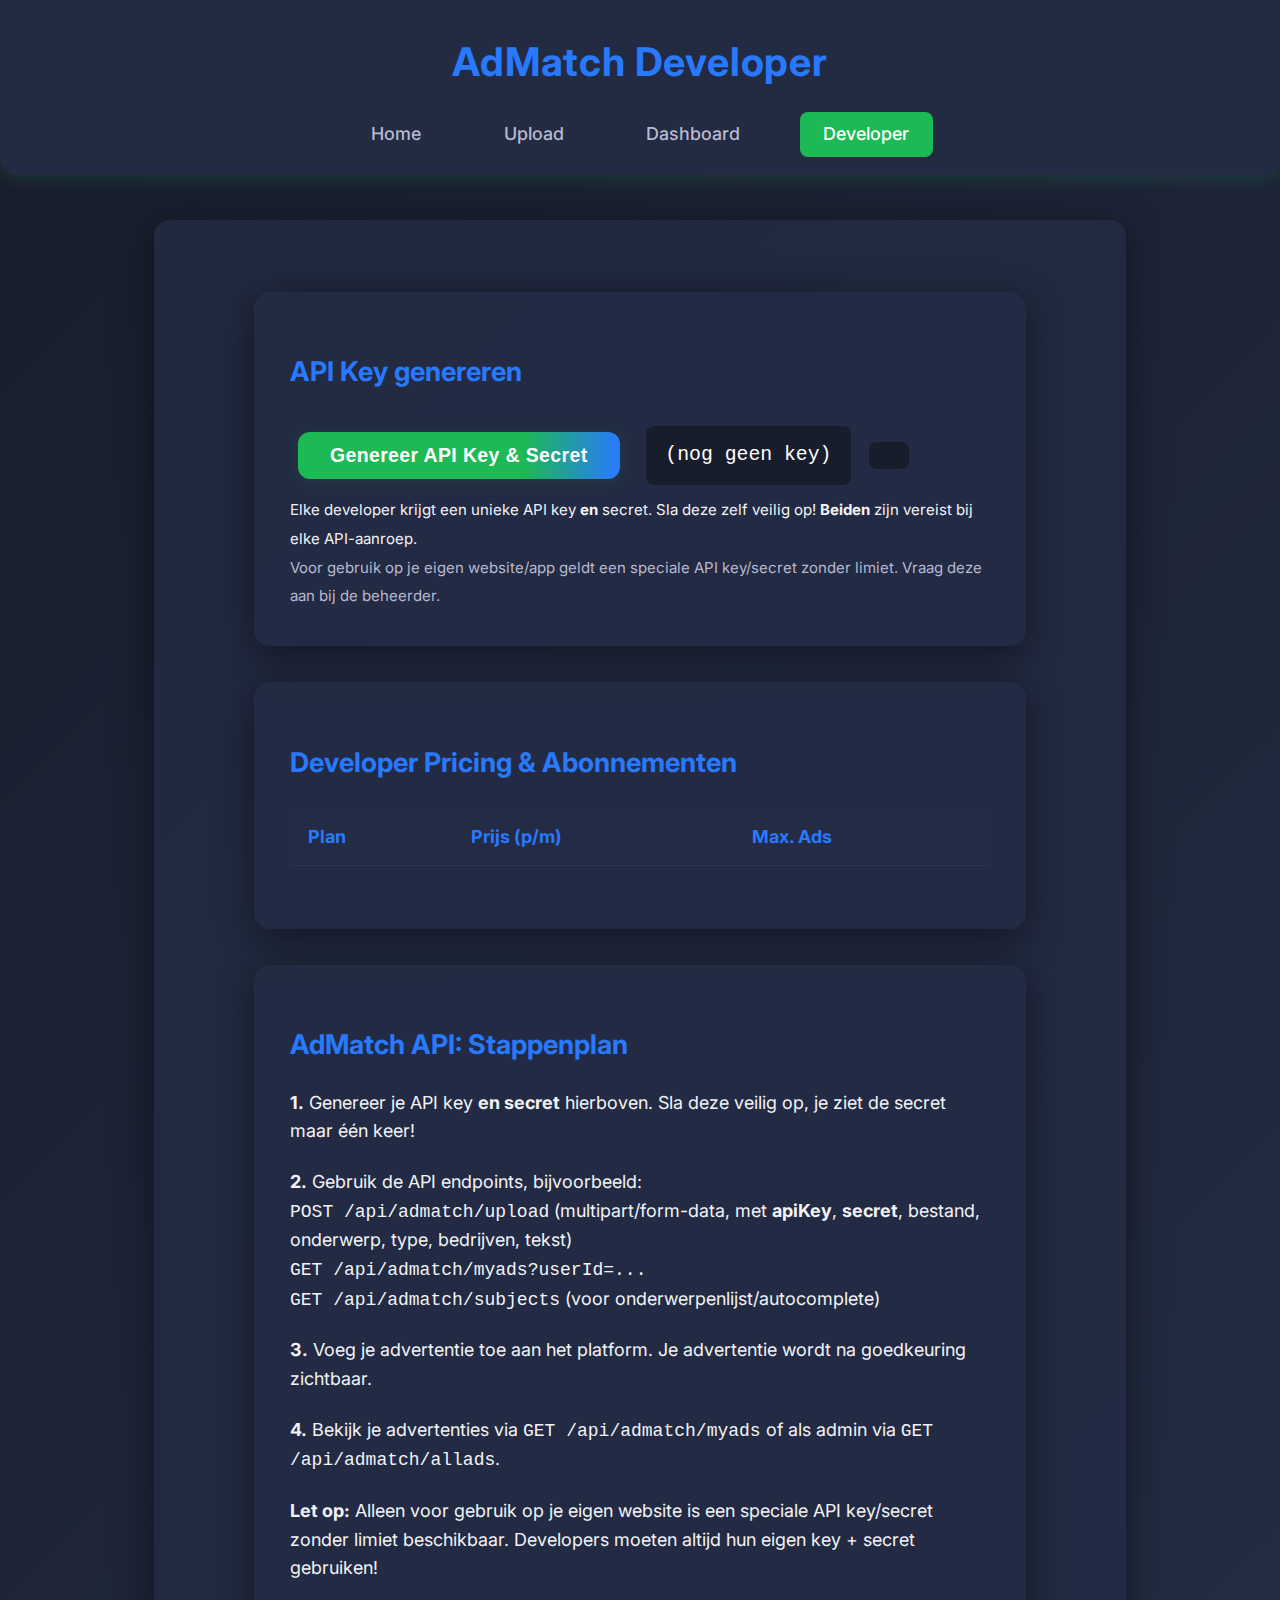
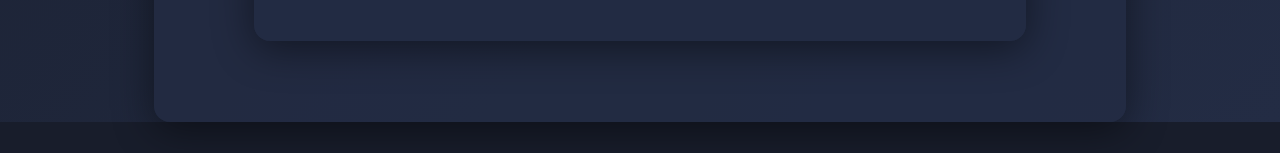
<file: admatch-developer.html>
<!DOCTYPE html>
<html lang="nl">
<head>
  <meta charset="UTF-8">
  <title>AdMatch Developer API</title>
  <meta name="viewport" content="width=device-width, initial-scale=1.0">
  <link rel="stylesheet" href="style.css">
  <style>
    .dev-section {background: #232c44cc; border-radius: 16px; margin: 2em auto; max-width: 700px; padding: 2em; box-shadow: 0 8px 40px #0007;}
    .dev-section h2 {color: #2979ff;}
    .dev-key-box {display: flex; align-items: center; gap: 1em;}
    .dev-key {font-family: monospace; background: #181d2b; color: #fff; padding: 0.7em 1em; border-radius: 8px; font-size: 1.1em; word-break: break-all;}
    .dev-pricing-table {width: 100%; border-collapse: collapse; margin: 1.5em 0;}
    .dev-pricing-table th, .dev-pricing-table td {padding: 0.7em 1em; border-bottom: 1px solid #2a3550; text-align: left;}
    .dev-pricing-table th {background: #232c44; color: #2979ff;}
    .dev-pricing-table td {background: #232c44bb; color: #f3f3f7;}
    .dev-step {margin-bottom: 1.2em;}
  </style>
</head>
<body>
  <header>
    <h1>AdMatch Developer</h1>
    <nav>
      <a href="index.html">Home</a>
      <a href="upload.html">Upload</a>
      <a href="dashboard.html">Dashboard</a>
      <a href="admatch-developer.html" class="active">Developer</a>
    </nav>
  </header>
  <main>
    <section class="dev-section">
      <h2>API Key genereren</h2>
      <div class="dev-key-box">
        <button class="button" id="genKeyBtn">Genereer API Key & Secret</button>
        <span class="dev-key" id="apiKeyBox">(nog geen key)</span>
        <span class="dev-key" id="apiSecretBox"></span>
      </div>
      <small>Elke developer krijgt een unieke API key <b>en</b> secret. Sla deze zelf veilig op! <b>Beiden</b> zijn vereist bij elke API-aanroep.</small>
      <br><small style="color:#b8b8d1;">Voor gebruik op je eigen website/app geldt een speciale API key/secret zonder limiet. Vraag deze aan bij de beheerder.</small>
    </section>
    <section class="dev-section">
      <h2>Developer Pricing & Abonnementen</h2>
      <table class="dev-pricing-table">
        <thead>
          <tr><th>Plan</th><th>Prijs (p/m)</th><th>Max. Ads</th></tr>
        </thead>
        <tbody id="pricingTable"></tbody>
      </table>
    </section>
    <section class="dev-section">
      <h2>AdMatch API: Stappenplan</h2>
      <div class="dev-step"><b>1.</b> Genereer je API key <b>en secret</b> hierboven. Sla deze veilig op, je ziet de secret maar één keer!</div>
      <div class="dev-step"><b>2.</b> Gebruik de API endpoints, bijvoorbeeld:<br>
        <code>POST /api/admatch/upload</code> (multipart/form-data, met <b>apiKey</b>, <b>secret</b>, bestand, onderwerp, type, bedrijven, tekst)<br>
        <code>GET /api/admatch/myads?userId=...</code><br>
        <code>GET /api/admatch/subjects</code> (voor onderwerpenlijst/autocomplete)
      </div>
      <div class="dev-step"><b>3.</b> Voeg je advertentie toe aan het platform. Je advertentie wordt na goedkeuring zichtbaar.</div>
      <div class="dev-step"><b>4.</b> Bekijk je advertenties via <code>GET /api/admatch/myads</code> of als admin via <code>GET /api/admatch/allads</code>.</div>
      <div class="dev-step"><b>Let op:</b> Alleen voor gebruik op je eigen website is een speciale API key/secret zonder limiet beschikbaar. Developers moeten altijd hun eigen key + secret gebruiken!</div>
    </section>
  </main>
  <script>
    // API Key + Secret genereren (NIET opslaan in localStorage)
    document.getElementById('genKeyBtn').onclick = async function() {
      let userId = prompt('Vul je gebruikers-ID in:');
      if (!userId) return alert('Gebruikers-ID vereist!');
      const resp = await fetch(window.config.apiUrl + '/api/admatch/developer/key', {
        method: 'POST',
        headers: {'Content-Type': 'application/json'},
        body: JSON.stringify({ userId })
      });
      const data = await resp.json();
      document.getElementById('apiKeyBox').innerText = data.apiKey || '(geen key)';
      document.getElementById('apiSecretBox').innerText = data.secret ? 'Secret: ' + data.secret : '';
      setTimeout(()=>{document.getElementById('apiSecretBox').innerText='';}, 180000); // secret 3 min zichtbaar
    };
    // Pricing ophalen
    fetch(window.config.apiUrl + '/api/admatch/developer/pricing').then(r=>r.json()).then(data => {
      let rows = '';
      data.plans.forEach(plan => {
        rows += `<tr><td>${plan.name}</td><td>€${plan.price.toFixed(2)}</td><td>${plan.ads}</td></tr>`;
      });
      document.getElementById('pricingTable').innerHTML = rows;
    });
  </script>
</body>
</html>
</file>
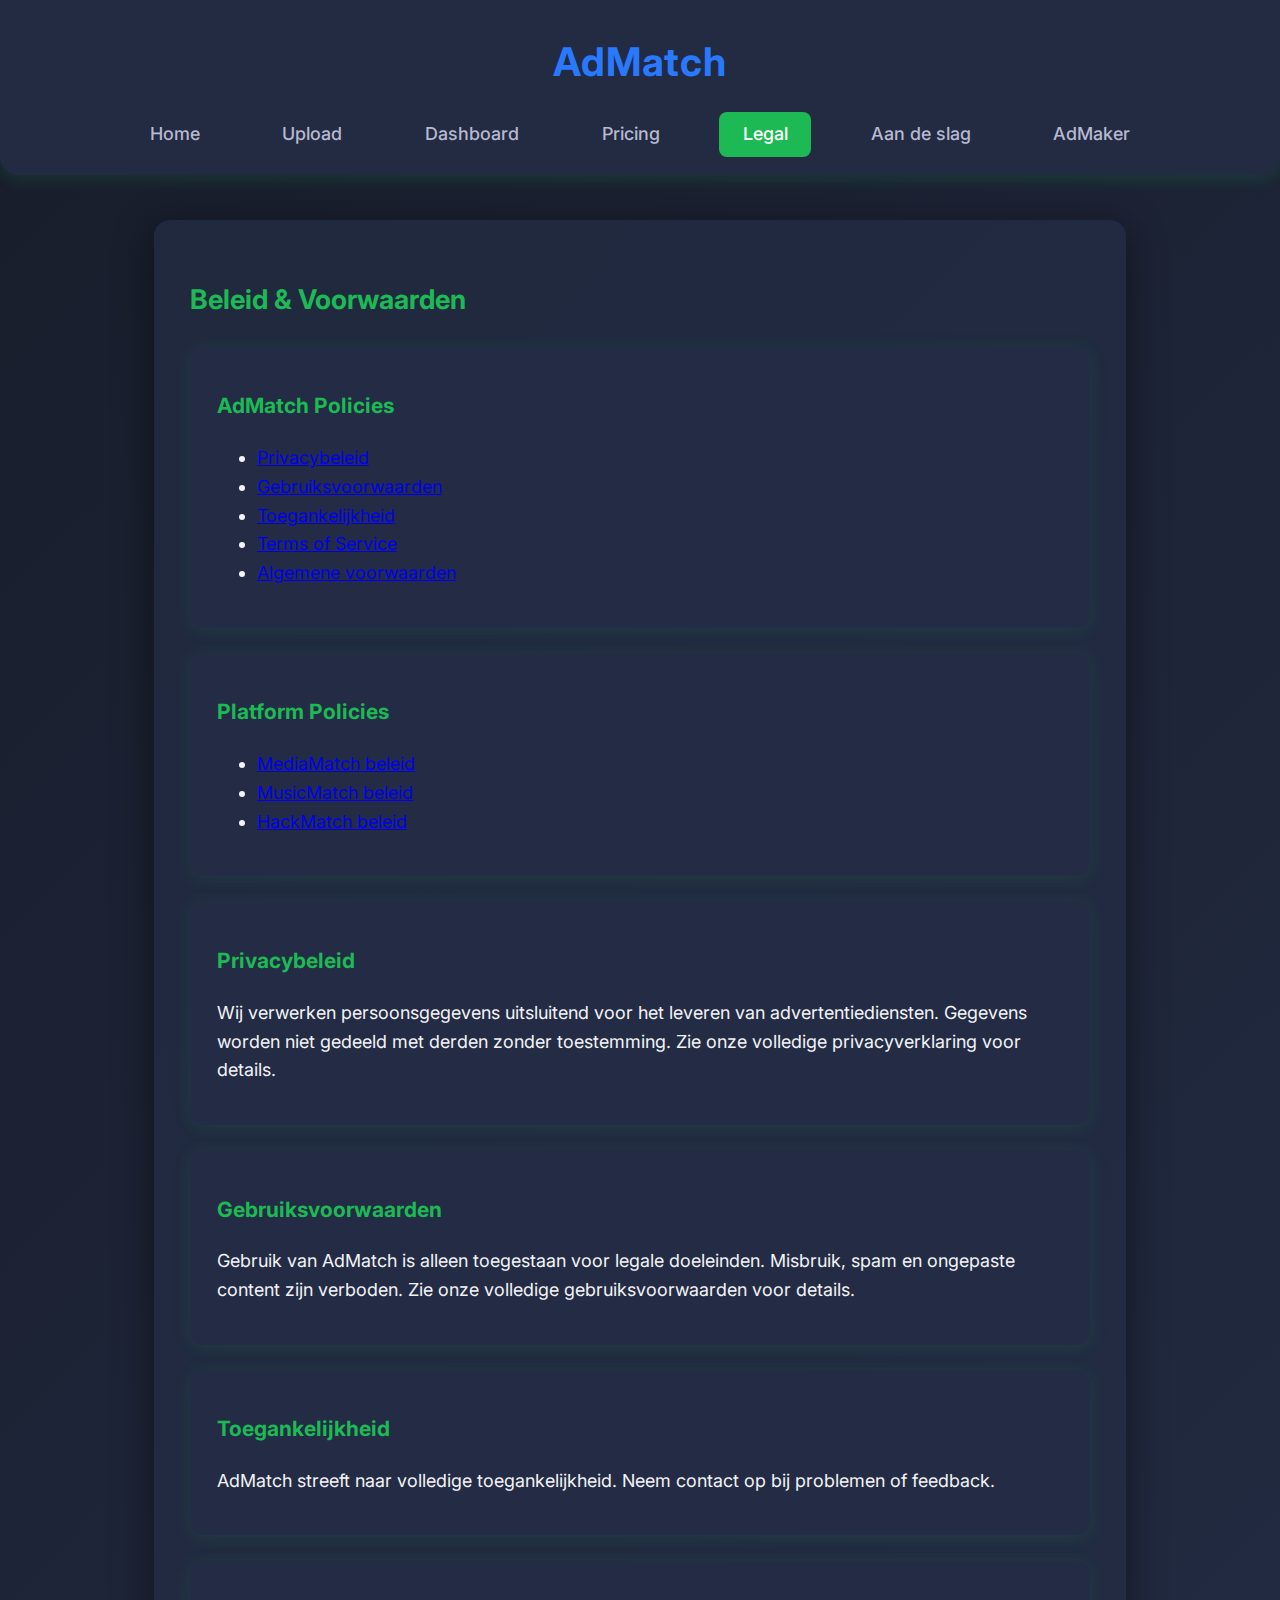
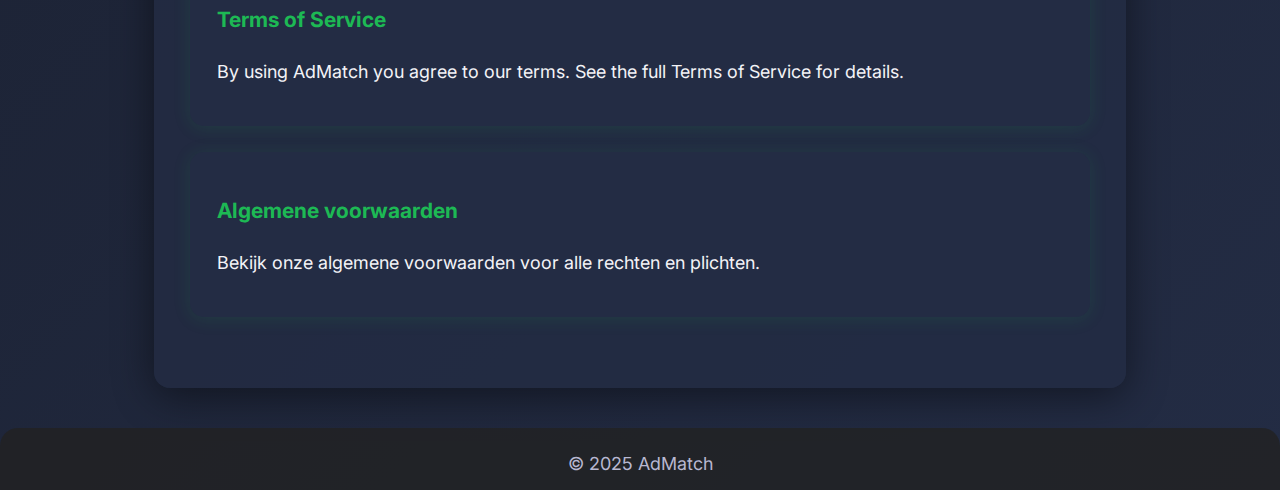
<file: legal.html>
<!DOCTYPE html>
<html lang="nl">
<head>
  <meta charset="UTF-8">
  <title>AdMatch - Legal & Beleid</title>
  <meta name="viewport" content="width=device-width, initial-scale=1.0">
  <link rel="stylesheet" href="style.css">
  <script src="config.js"></script>
</head>
<body>
  <header>
    <h1>AdMatch</h1>
    <nav>
      <a href="index.html">Home</a>
      <a href="upload.html">Upload</a>
      <a href="dashboard.html">Dashboard</a>
      <a href="pricing.html">Pricing</a>
      <a href="legal.html" class="active">Legal</a>
      <a href="start.html">Aan de slag</a>
      <a href="admaker.html">AdMaker</a>
    </nav>
  </header>
  <main>
    <h2>Beleid & Voorwaarden</h2>
    <div class="card">
      <h3>AdMatch Policies</h3>
      <ul>
        <li><a href="#privacy">Privacybeleid</a></li>
        <li><a href="#gebruik">Gebruiksvoorwaarden</a></li>
        <li><a href="#toegankelijk">Toegankelijkheid</a></li>
        <li><a href="#terms">Terms of Service</a></li>
        <li><a href="#voorwaarden">Algemene voorwaarden</a></li>
      </ul>
    </div>
    <div class="card">
      <h3>Platform Policies</h3>
      <ul>
        <li><a href="https://mediamatch.nl" target="_blank">MediaMatch beleid</a></li>
        <li><a href="https://musicmatch.nl" target="_blank">MusicMatch beleid</a></li>
        <li><a href="https://hackmatch.nl" target="_blank">HackMatch beleid</a></li>
      </ul>
    </div>
    <div class="card" id="privacy">
      <h3>Privacybeleid</h3>
      <p>Wij verwerken persoonsgegevens uitsluitend voor het leveren van advertentiediensten. Gegevens worden niet gedeeld met derden zonder toestemming. Zie onze volledige privacyverklaring voor details.</p>
    </div>
    <div class="card" id="gebruik">
      <h3>Gebruiksvoorwaarden</h3>
      <p>Gebruik van AdMatch is alleen toegestaan voor legale doeleinden. Misbruik, spam en ongepaste content zijn verboden. Zie onze volledige gebruiksvoorwaarden voor details.</p>
    </div>
    <div class="card" id="toegankelijk">
      <h3>Toegankelijkheid</h3>
      <p>AdMatch streeft naar volledige toegankelijkheid. Neem contact op bij problemen of feedback.</p>
    </div>
    <div class="card" id="terms">
      <h3>Terms of Service</h3>
      <p>By using AdMatch you agree to our terms. See the full Terms of Service for details.</p>
    </div>
    <div class="card" id="voorwaarden">
      <h3>Algemene voorwaarden</h3>
      <p>Bekijk onze algemene voorwaarden voor alle rechten en plichten.</p>
    </div>
  </main>
  <footer>&copy; 2025 AdMatch</footer>
</body>
</html>
</file>
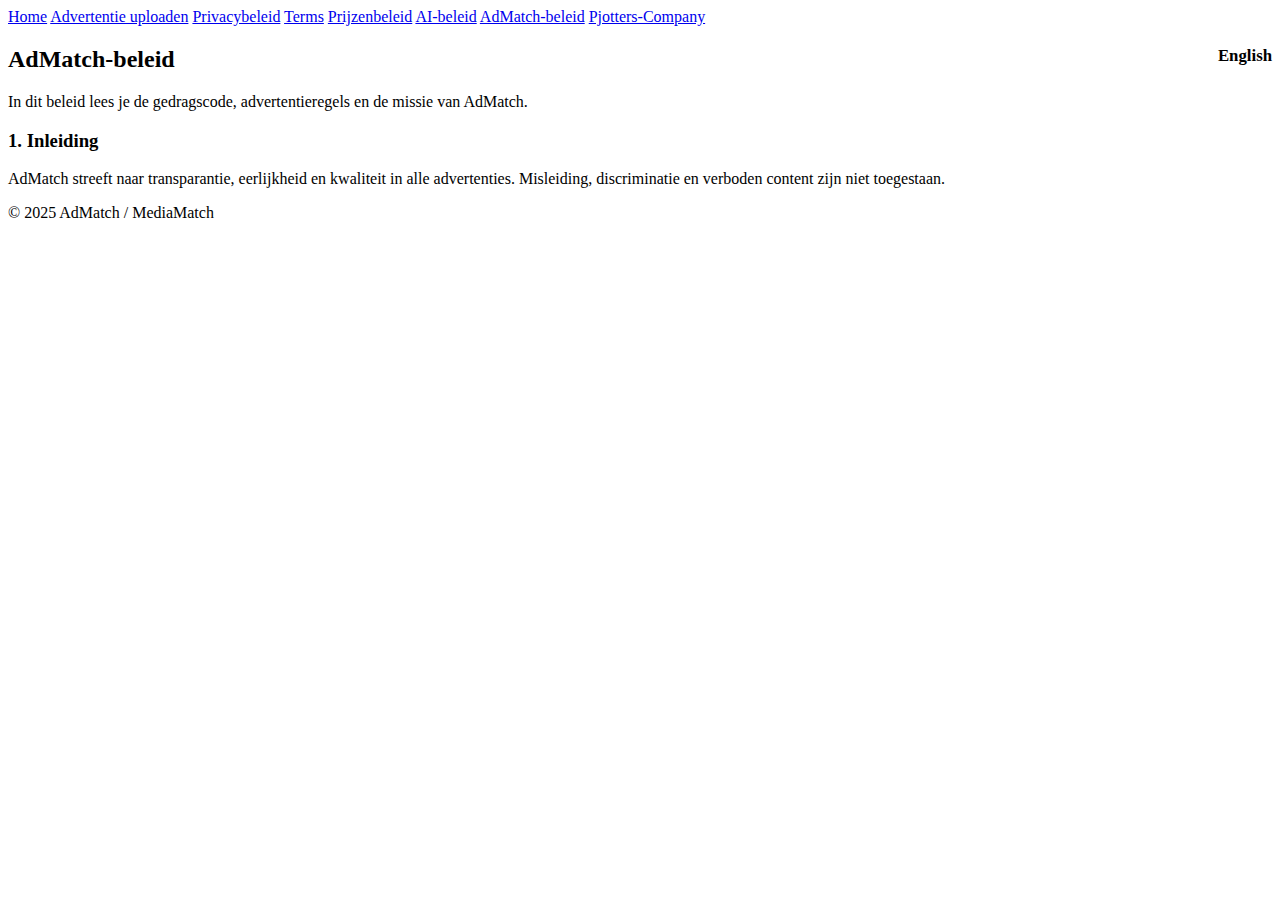
<file: policy-admatch.html>
<!DOCTYPE html>
<html lang="nl">
<head>
  <meta charset="UTF-8">
  <meta name="viewport" content="width=device-width, initial-scale=1.0">
  <title>AdMatch-beleid</title>
  <link rel="stylesheet" href="style-mediamatch-blue.css">
</head>
<body>
  <header>
    <nav>
      <a href="index.html">Home</a>
      <a href="upload.html">Advertentie uploaden</a>
      <a href="policy-privacy.html">Privacybeleid</a>
      <a href="policy-terms.html">Terms</a>
      <a href="policy-pricing.html">Prijzenbeleid</a>
      <a href="policy-ai.html">AI-beleid</a>
      <a href="policy-admatch.html" class="active">AdMatch-beleid</a>
      <a href="policy-pjotters.html">Pjotters-Company</a>
    </nav>
  </header>
  <main>
    <section class="policy-section">
      <h2>AdMatch-beleid <span id="lang-toggle" style="float:right;font-size:0.7em;cursor:pointer;">English</span></h2>
      <div id="policy-nl">
        <div class="policy-summary">
          In dit beleid lees je de gedragscode, advertentieregels en de missie van AdMatch.
        </div>
        <h3>1. Inleiding</h3>
        <p>AdMatch streeft naar transparantie, eerlijkheid en kwaliteit in alle advertenties. Misleiding, discriminatie en verboden content zijn niet toegestaan.</p>
        <!-- ... meer tekst, structuur en secties volgen hier ... -->
      </div>
      <div id="policy-en" style="display:none;">
        <div class="policy-summary">
          This policy describes the code of conduct, ad rules, and mission of AdMatch.
        </div>
        <h3>1. Introduction</h3>
        <p>AdMatch aims for transparency, fairness, and quality in all ads. Deception, discrimination, and prohibited content are not allowed.</p>
        <!-- ... more text, structure and sections follow here ... -->
      </div>
    </section>
  </main>
  <footer>&copy; 2025 AdMatch / MediaMatch</footer>
  <script>
    document.getElementById('lang-toggle').onclick = function() {
      var nl = document.getElementById('policy-nl');
      var en = document.getElementById('policy-en');
      if(nl.style.display !== 'none') { nl.style.display = 'none'; en.style.display = 'block'; this.innerText = 'Nederlands'; }
      else { nl.style.display = 'block'; en.style.display = 'none'; this.innerText = 'English'; }
    };
  </script>
</body>
</html>
</file>
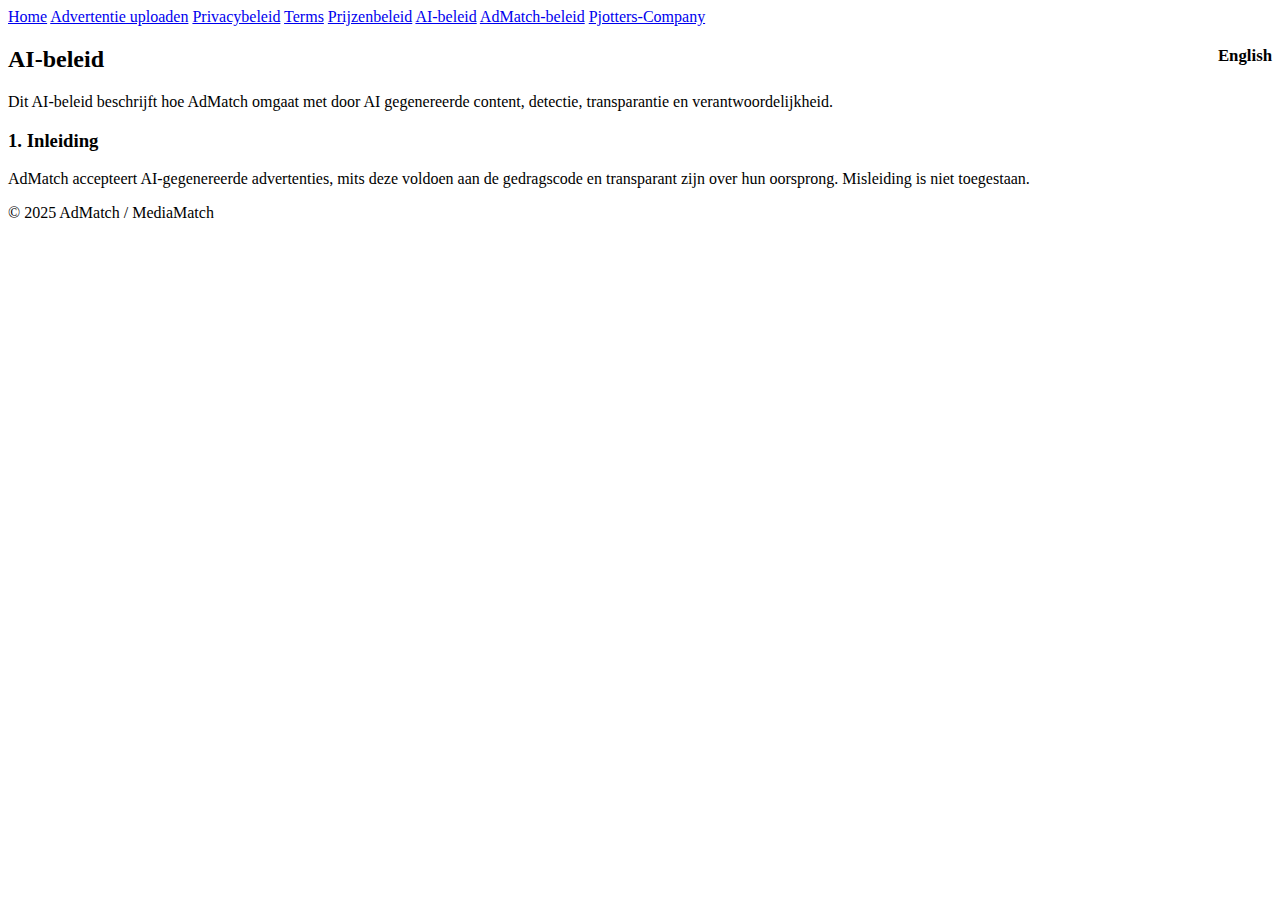
<file: policy-ai.html>
<!DOCTYPE html>
<html lang="nl">
<head>
  <meta charset="UTF-8">
  <meta name="viewport" content="width=device-width, initial-scale=1.0">
  <title>AI-beleid | AdMatch</title>
  <link rel="stylesheet" href="style-mediamatch-blue.css">
</head>
<body>
  <header>
    <nav>
      <a href="index.html">Home</a>
      <a href="upload.html">Advertentie uploaden</a>
      <a href="policy-privacy.html">Privacybeleid</a>
      <a href="policy-terms.html">Terms</a>
      <a href="policy-pricing.html">Prijzenbeleid</a>
      <a href="policy-ai.html" class="active">AI-beleid</a>
      <a href="policy-admatch.html">AdMatch-beleid</a>
      <a href="policy-pjotters.html">Pjotters-Company</a>
    </nav>
  </header>
  <main>
    <section class="policy-section">
      <h2>AI-beleid <span id="lang-toggle" style="float:right;font-size:0.7em;cursor:pointer;">English</span></h2>
      <div id="policy-nl">
        <div class="policy-summary">
          Dit AI-beleid beschrijft hoe AdMatch omgaat met door AI gegenereerde content, detectie, transparantie en verantwoordelijkheid.
        </div>
        <h3>1. Inleiding</h3>
        <p>AdMatch accepteert AI-gegenereerde advertenties, mits deze voldoen aan de gedragscode en transparant zijn over hun oorsprong. Misleiding is niet toegestaan.</p>
        <!-- ... meer tekst, structuur en secties volgen hier ... -->
      </div>
      <div id="policy-en" style="display:none;">
        <div class="policy-summary">
          This AI policy describes how AdMatch handles AI-generated content, detection, transparency, and responsibility.
        </div>
        <h3>1. Introduction</h3>
        <p>AdMatch accepts AI-generated ads if they comply with the code of conduct and are transparent about their origin. Deception is not allowed.</p>
        <!-- ... more text, structure and sections follow here ... -->
      </div>
    </section>
  </main>
  <footer>&copy; 2025 AdMatch / MediaMatch</footer>
  <script>
    document.getElementById('lang-toggle').onclick = function() {
      var nl = document.getElementById('policy-nl');
      var en = document.getElementById('policy-en');
      if(nl.style.display !== 'none') { nl.style.display = 'none'; en.style.display = 'block'; this.innerText = 'Nederlands'; }
      else { nl.style.display = 'block'; en.style.display = 'none'; this.innerText = 'English'; }
    };
  </script>
</body>
</html>
</file>
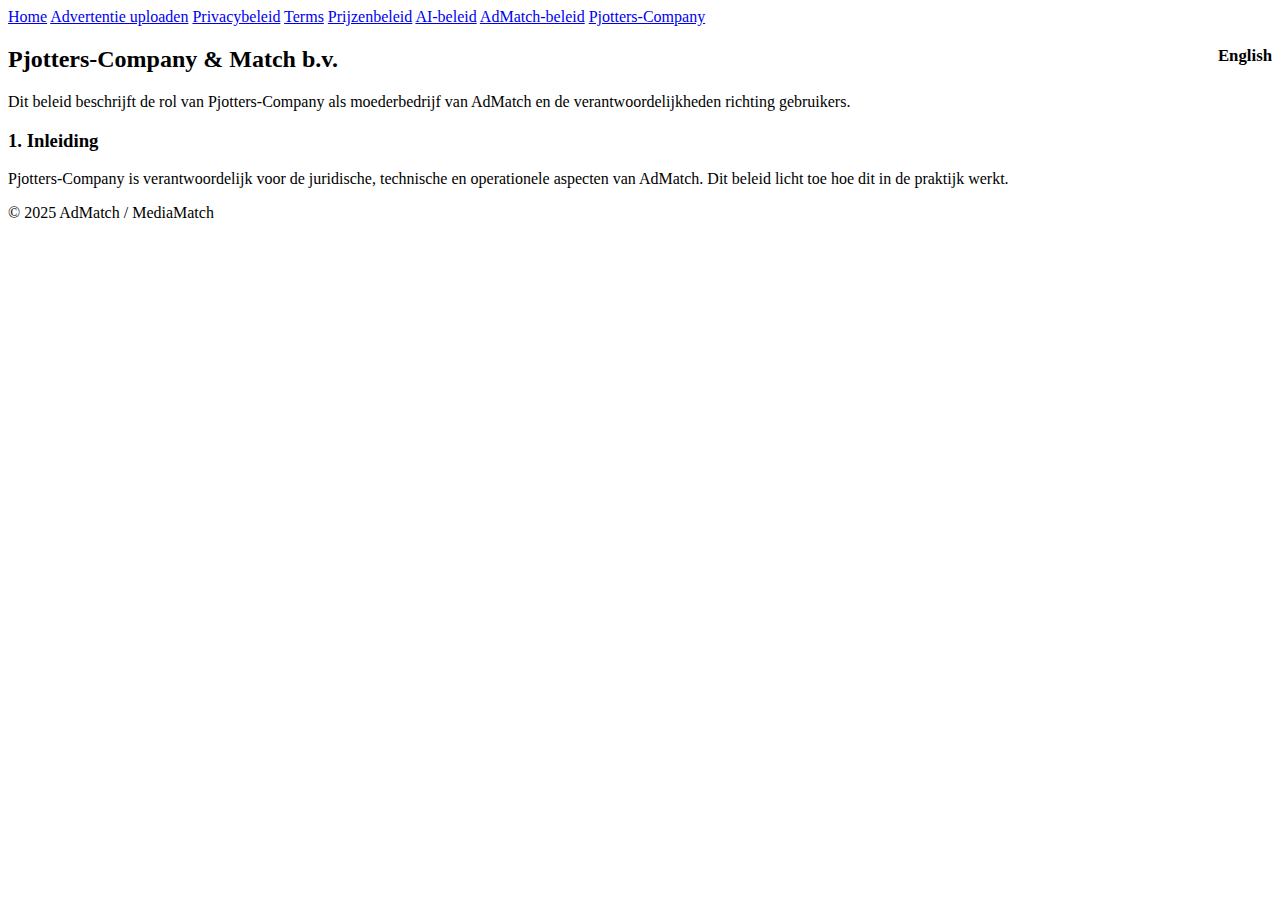
<file: policy-pjotters.html>
<!DOCTYPE html>
<html lang="nl">
<head>
  <meta charset="UTF-8">
  <meta name="viewport" content="width=device-width, initial-scale=1.0">
  <title>Pjotters-Company & Match b.v.</title>
  <link rel="stylesheet" href="style-mediamatch-blue.css">
</head>
<body>
  <header>
    <nav>
      <a href="index.html">Home</a>
      <a href="upload.html">Advertentie uploaden</a>
      <a href="policy-privacy.html">Privacybeleid</a>
      <a href="policy-terms.html">Terms</a>
      <a href="policy-pricing.html">Prijzenbeleid</a>
      <a href="policy-ai.html">AI-beleid</a>
      <a href="policy-admatch.html">AdMatch-beleid</a>
      <a href="policy-pjotters.html" class="active">Pjotters-Company</a>
    </nav>
  </header>
  <main>
    <section class="policy-section">
      <h2>Pjotters-Company & Match b.v. <span id="lang-toggle" style="float:right;font-size:0.7em;cursor:pointer;">English</span></h2>
      <div id="policy-nl">
        <div class="policy-summary">
          Dit beleid beschrijft de rol van Pjotters-Company als moederbedrijf van AdMatch en de verantwoordelijkheden richting gebruikers.
        </div>
        <h3>1. Inleiding</h3>
        <p>Pjotters-Company is verantwoordelijk voor de juridische, technische en operationele aspecten van AdMatch. Dit beleid licht toe hoe dit in de praktijk werkt.</p>
        <!-- ... meer tekst, structuur en secties volgen hier ... -->
      </div>
      <div id="policy-en" style="display:none;">
        <div class="policy-summary">
          This policy describes the role of Pjotters-Company as the parent company of AdMatch and its responsibilities towards users.
        </div>
        <h3>1. Introduction</h3>
        <p>Pjotters-Company is responsible for the legal, technical, and operational aspects of AdMatch. This policy explains how this works in practice.</p>
        <!-- ... more text, structure and sections follow here ... -->
      </div>
    </section>
  </main>
  <footer>&copy; 2025 AdMatch / MediaMatch</footer>
  <script>
    document.getElementById('lang-toggle').onclick = function() {
      var nl = document.getElementById('policy-nl');
      var en = document.getElementById('policy-en');
      if(nl.style.display !== 'none') { nl.style.display = 'none'; en.style.display = 'block'; this.innerText = 'Nederlands'; }
      else { nl.style.display = 'block'; en.style.display = 'none'; this.innerText = 'English'; }
    };
  </script>
</body>
</html>
</file>
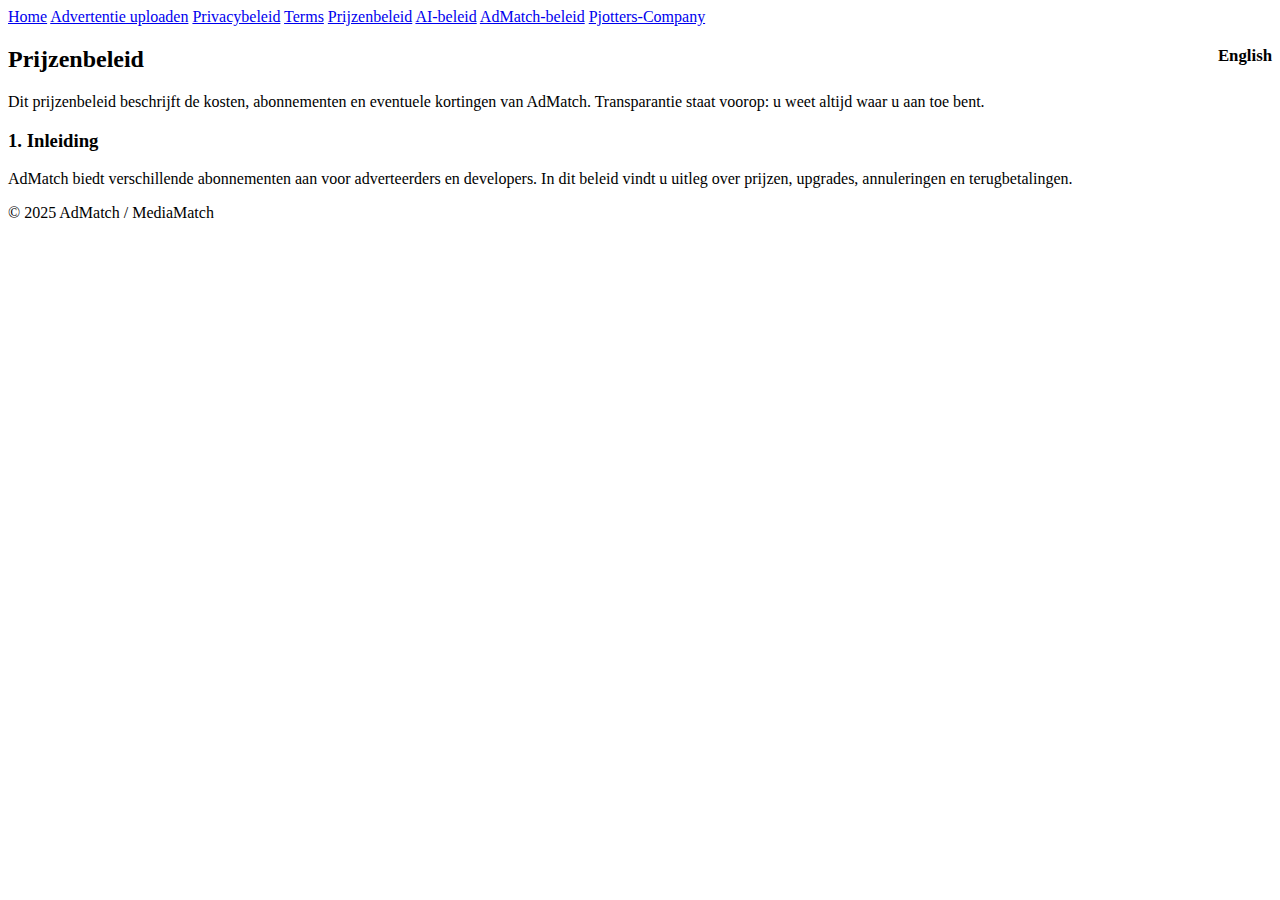
<file: policy-pricing.html>
<!DOCTYPE html>
<html lang="nl">
<head>
  <meta charset="UTF-8">
  <meta name="viewport" content="width=device-width, initial-scale=1.0">
  <title>Prijzenbeleid | AdMatch</title>
  <link rel="stylesheet" href="style-mediamatch-blue.css">
</head>
<body>
  <header>
    <nav>
      <a href="index.html">Home</a>
      <a href="upload.html">Advertentie uploaden</a>
      <a href="policy-privacy.html">Privacybeleid</a>
      <a href="policy-terms.html">Terms</a>
      <a href="policy-pricing.html" class="active">Prijzenbeleid</a>
      <a href="policy-ai.html">AI-beleid</a>
      <a href="policy-admatch.html">AdMatch-beleid</a>
      <a href="policy-pjotters.html">Pjotters-Company</a>
    </nav>
  </header>
  <main>
    <section class="policy-section">
      <h2>Prijzenbeleid <span id="lang-toggle" style="float:right;font-size:0.7em;cursor:pointer;">English</span></h2>
      <div id="policy-nl">
        <div class="policy-summary">
          Dit prijzenbeleid beschrijft de kosten, abonnementen en eventuele kortingen van AdMatch. Transparantie staat voorop: u weet altijd waar u aan toe bent.
        </div>
        <h3>1. Inleiding</h3>
        <p>AdMatch biedt verschillende abonnementen aan voor adverteerders en developers. In dit beleid vindt u uitleg over prijzen, upgrades, annuleringen en terugbetalingen.</p>
        <!-- ... meer tekst, structuur en secties volgen hier ... -->
      </div>
      <div id="policy-en" style="display:none;">
        <div class="policy-summary">
          This pricing policy describes the costs, subscriptions, and possible discounts at AdMatch. Transparency is key: you always know what to expect.
        </div>
        <h3>1. Introduction</h3>
        <p>AdMatch offers various subscription plans for advertisers and developers. This policy explains pricing, upgrades, cancellations, and refunds.</p>
        <!-- ... more text, structure and sections follow here ... -->
      </div>
    </section>
  </main>
  <footer>&copy; 2025 AdMatch / MediaMatch</footer>
  <script>
    document.getElementById('lang-toggle').onclick = function() {
      var nl = document.getElementById('policy-nl');
      var en = document.getElementById('policy-en');
      if(nl.style.display !== 'none') { nl.style.display = 'none'; en.style.display = 'block'; this.innerText = 'Nederlands'; }
      else { nl.style.display = 'block'; en.style.display = 'none'; this.innerText = 'English'; }
    };
  </script>
</body>
</html>
</file>
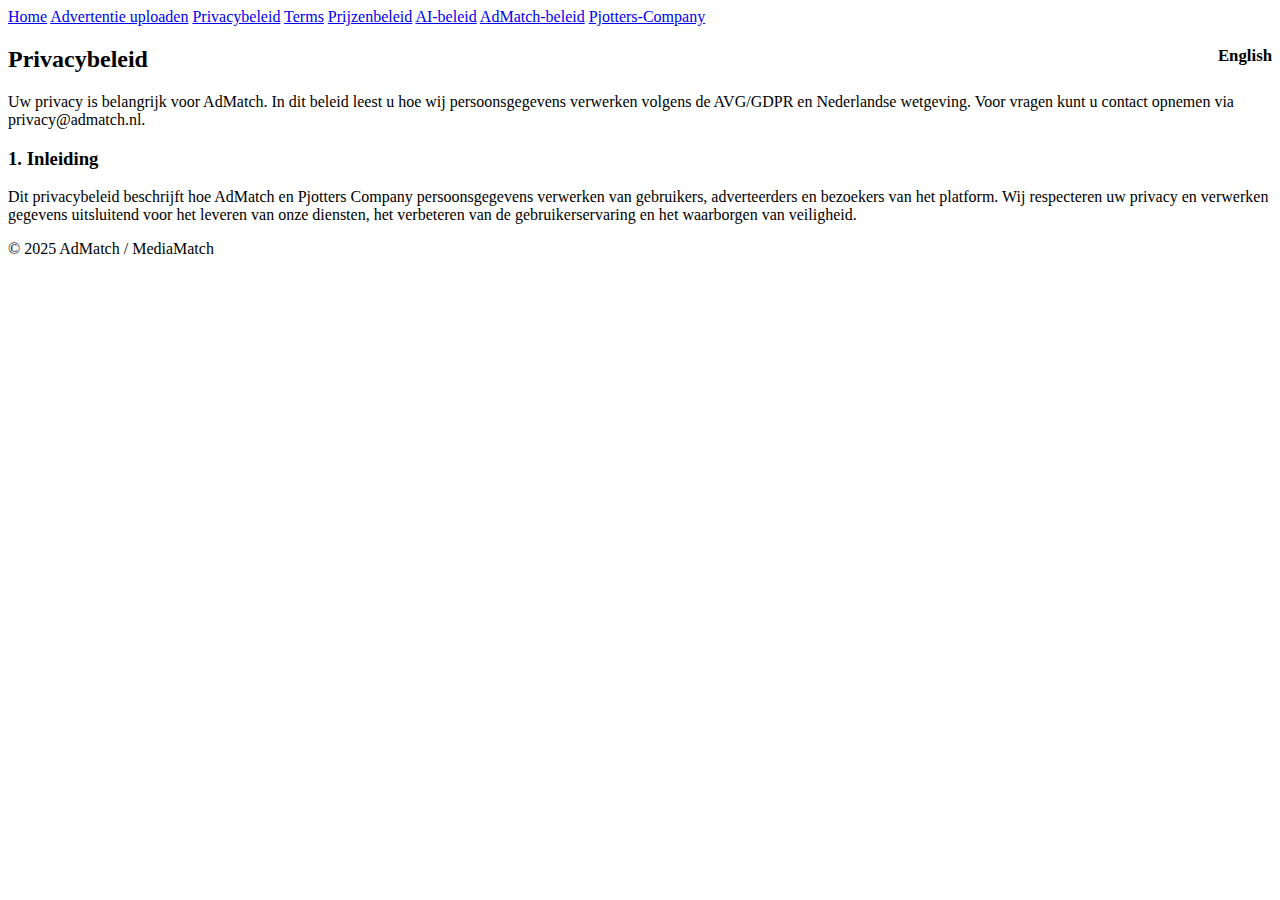
<file: policy-privacy.html>
<!DOCTYPE html>
<html lang="nl">
<head>
  <meta charset="UTF-8">
  <meta name="viewport" content="width=device-width, initial-scale=1.0">
  <title>Privacybeleid | AdMatch</title>
  <link rel="stylesheet" href="style-mediamatch-blue.css">
</head>
<body>
  <header>
    <nav>
      <a href="index.html">Home</a>
      <a href="upload.html">Advertentie uploaden</a>
      <a href="policy-privacy.html" class="active">Privacybeleid</a>
      <a href="policy-terms.html">Terms</a>
      <a href="policy-pricing.html">Prijzenbeleid</a>
      <a href="policy-ai.html">AI-beleid</a>
      <a href="policy-admatch.html">AdMatch-beleid</a>
      <a href="policy-pjotters.html">Pjotters-Company</a>
    </nav>
  </header>
  <main>
    <section class="policy-section">
      <h2>Privacybeleid <span id="lang-toggle" style="float:right;font-size:0.7em;cursor:pointer;">English</span></h2>
      <div id="policy-nl">
        <div class="policy-summary">
          Uw privacy is belangrijk voor AdMatch. In dit beleid leest u hoe wij persoonsgegevens verwerken volgens de AVG/GDPR en Nederlandse wetgeving. Voor vragen kunt u contact opnemen via privacy@admatch.nl.
        </div>
        <h3>1. Inleiding</h3>
        <p>Dit privacybeleid beschrijft hoe AdMatch en Pjotters Company persoonsgegevens verwerken van gebruikers, adverteerders en bezoekers van het platform. Wij respecteren uw privacy en verwerken gegevens uitsluitend voor het leveren van onze diensten, het verbeteren van de gebruikerservaring en het waarborgen van veiligheid.</p>
        <!-- ... meer tekst, structuur en secties volgen hier ... -->
      </div>
      <div id="policy-en" style="display:none;">
        <div class="policy-summary">
          Your privacy is important to AdMatch. This policy explains how we process personal data in accordance with the GDPR and Dutch law. For questions, contact privacy@admatch.nl.
        </div>
        <h3>1. Introduction</h3>
        <p>This privacy policy describes how AdMatch and Pjotters Company process personal data of users, advertisers and visitors. We respect your privacy and only process data for providing our services, improving user experience, and ensuring security.</p>
        <!-- ... more text, structure and sections follow here ... -->
      </div>
    </section>
  </main>
  <footer>&copy; 2025 AdMatch / MediaMatch</footer>
  <script>
    document.getElementById('lang-toggle').onclick = function() {
      var nl = document.getElementById('policy-nl');
      var en = document.getElementById('policy-en');
      if(nl.style.display !== 'none') { nl.style.display = 'none'; en.style.display = 'block'; this.innerText = 'Nederlands'; }
      else { nl.style.display = 'block'; en.style.display = 'none'; this.innerText = 'English'; }
    };
  </script>
</body>
</html>
</file>
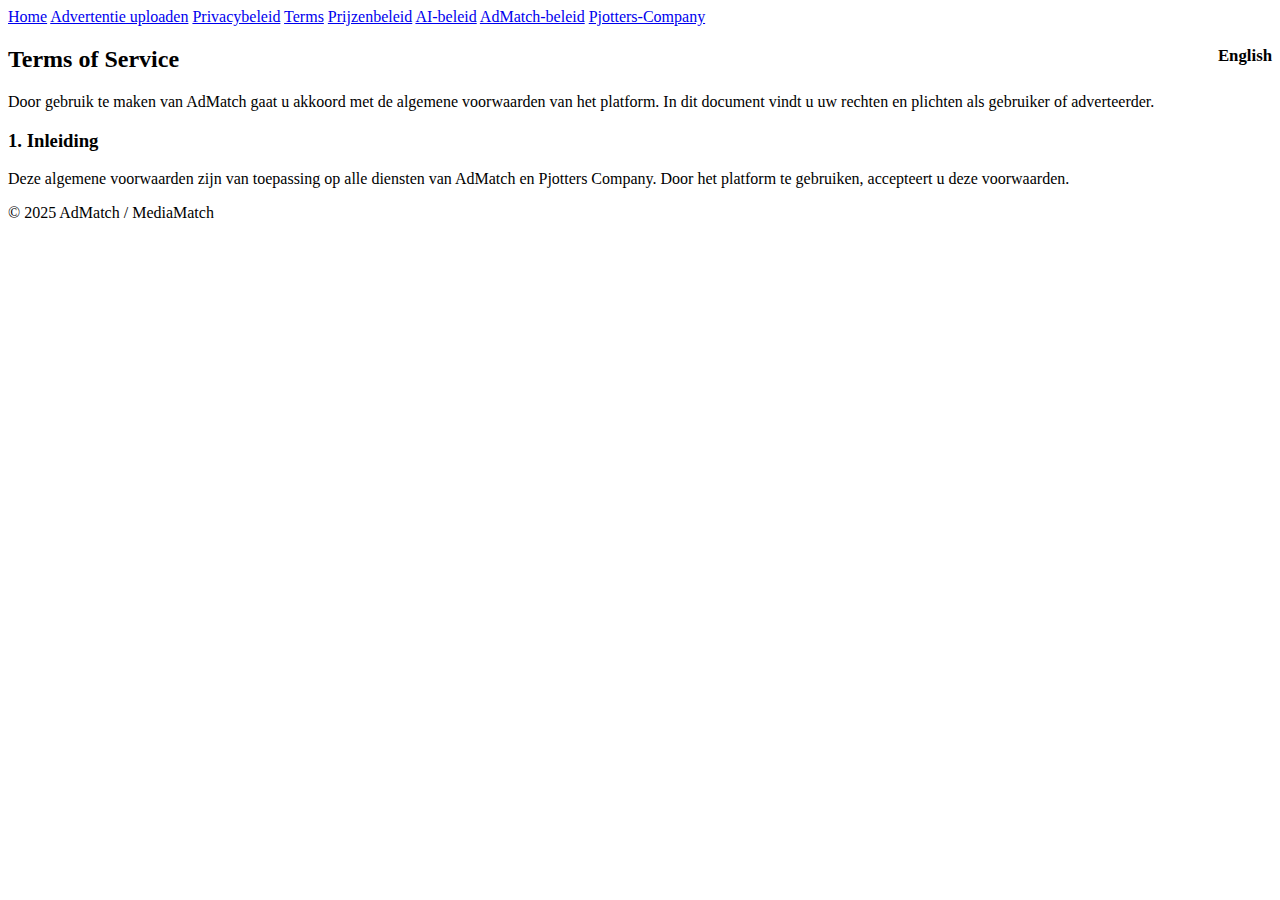
<file: policy-terms.html>
<!DOCTYPE html>
<html lang="nl">
<head>
  <meta charset="UTF-8">
  <meta name="viewport" content="width=device-width, initial-scale=1.0">
  <title>Terms of Service | AdMatch</title>
  <link rel="stylesheet" href="style-mediamatch-blue.css">
</head>
<body>
  <header>
    <nav>
      <a href="index.html">Home</a>
      <a href="upload.html">Advertentie uploaden</a>
      <a href="policy-privacy.html">Privacybeleid</a>
      <a href="policy-terms.html" class="active">Terms</a>
      <a href="policy-pricing.html">Prijzenbeleid</a>
      <a href="policy-ai.html">AI-beleid</a>
      <a href="policy-admatch.html">AdMatch-beleid</a>
      <a href="policy-pjotters.html">Pjotters-Company</a>
    </nav>
  </header>
  <main>
    <section class="policy-section">
      <h2>Terms of Service <span id="lang-toggle" style="float:right;font-size:0.7em;cursor:pointer;">English</span></h2>
      <div id="policy-nl">
        <div class="policy-summary">
          Door gebruik te maken van AdMatch gaat u akkoord met de algemene voorwaarden van het platform. In dit document vindt u uw rechten en plichten als gebruiker of adverteerder.
        </div>
        <h3>1. Inleiding</h3>
        <p>Deze algemene voorwaarden zijn van toepassing op alle diensten van AdMatch en Pjotters Company. Door het platform te gebruiken, accepteert u deze voorwaarden.</p>
        <!-- ... meer tekst, structuur en secties volgen hier ... -->
      </div>
      <div id="policy-en" style="display:none;">
        <div class="policy-summary">
          By using AdMatch, you agree to the platform's general terms. This document describes your rights and obligations as a user or advertiser.
        </div>
        <h3>1. Introduction</h3>
        <p>These terms apply to all services provided by AdMatch and Pjotters Company. By using the platform, you accept these terms.</p>
        <!-- ... more text, structure and sections follow here ... -->
      </div>
    </section>
  </main>
  <footer>&copy; 2025 AdMatch / MediaMatch</footer>
  <script>
    document.getElementById('lang-toggle').onclick = function() {
      var nl = document.getElementById('policy-nl');
      var en = document.getElementById('policy-en');
      if(nl.style.display !== 'none') { nl.style.display = 'none'; en.style.display = 'block'; this.innerText = 'Nederlands'; }
      else { nl.style.display = 'block'; en.style.display = 'none'; this.innerText = 'English'; }
    };
  </script>
</body>
</html>
</file>
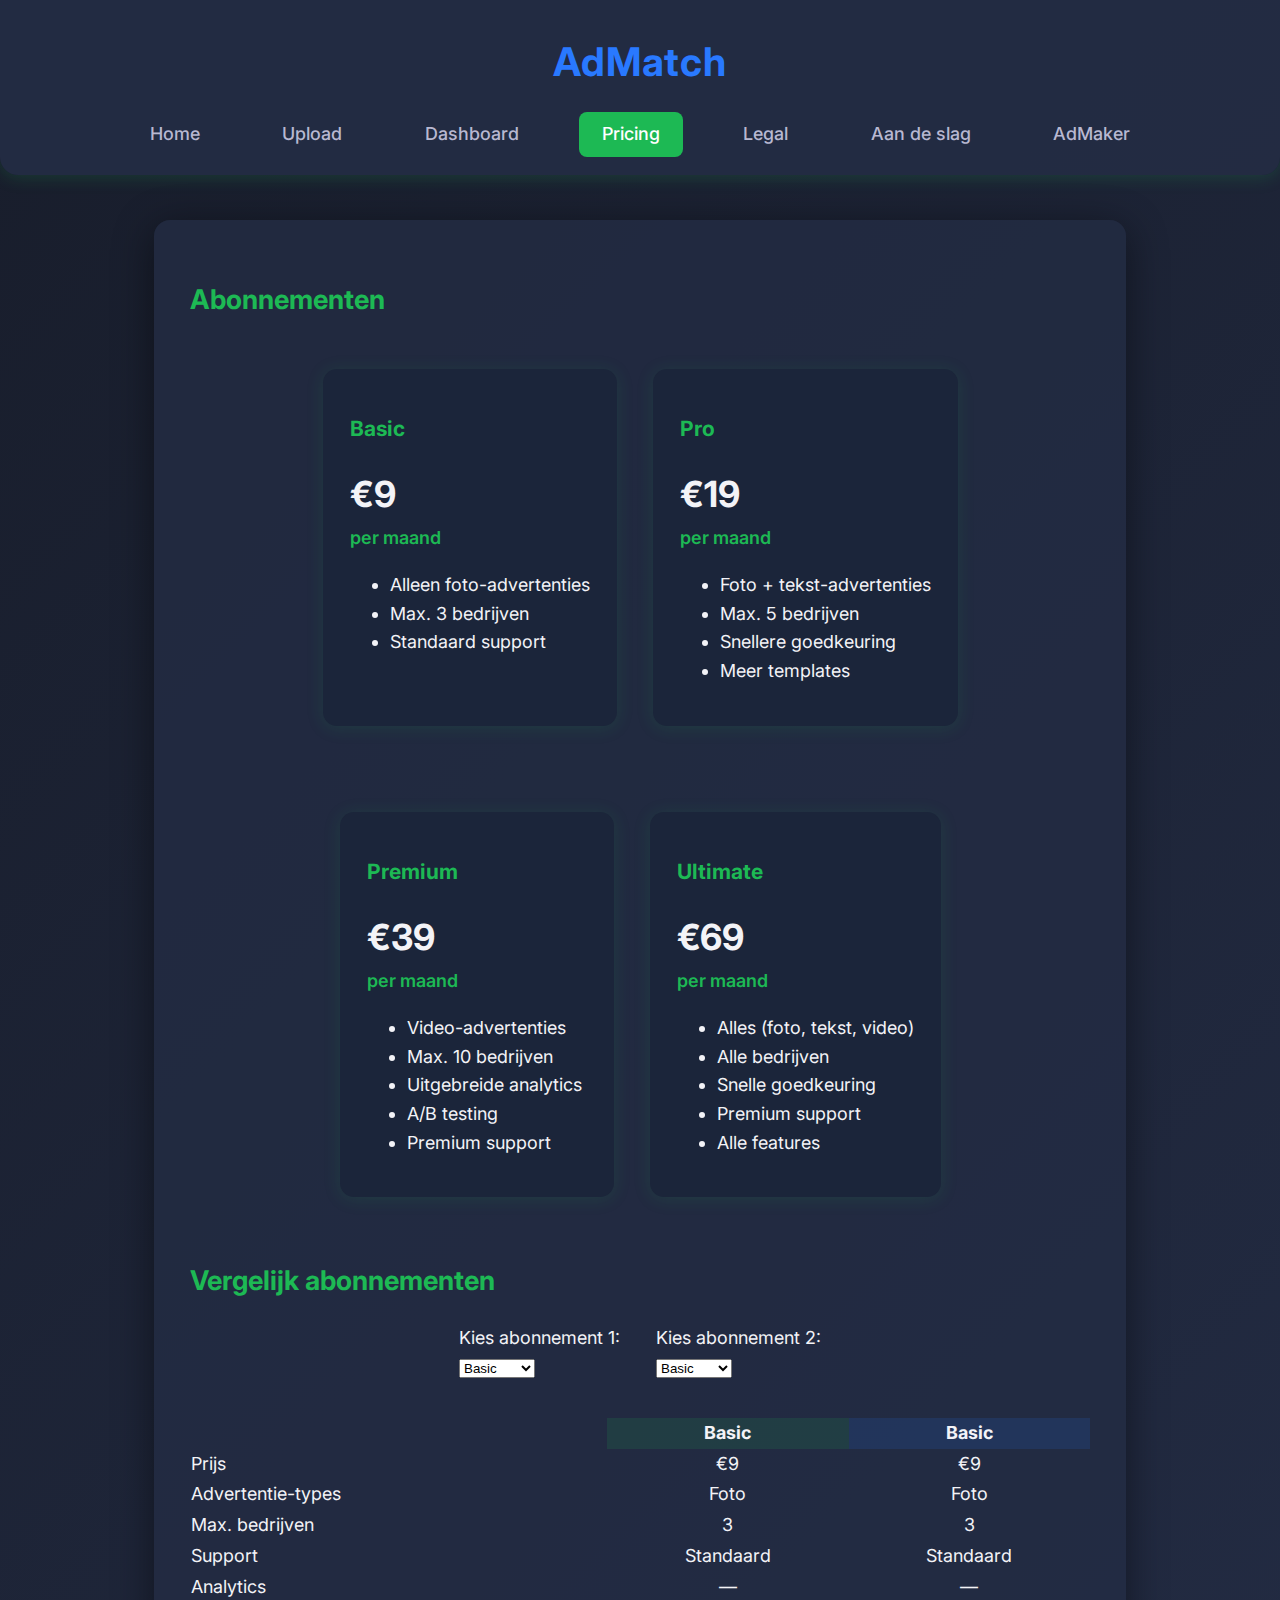
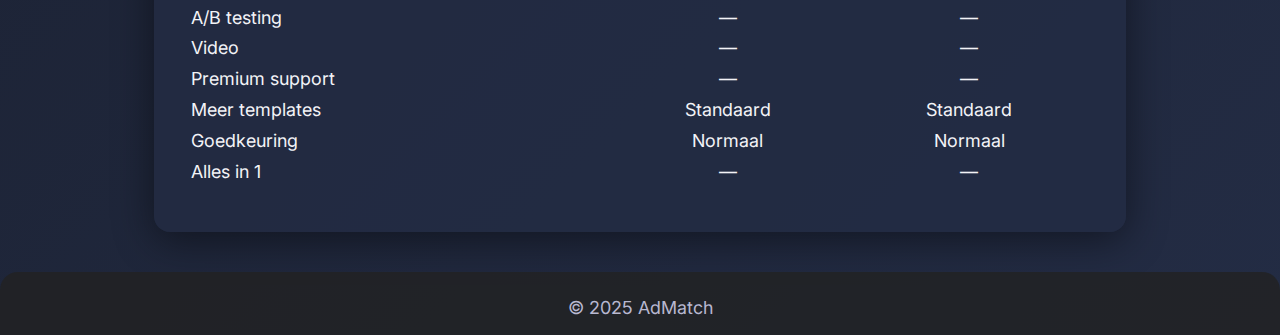
<file: pricing.html>
<!DOCTYPE html>
<html lang="nl">
<head>
  <meta charset="UTF-8">
  <title>AdMatch - Pricing</title>
  <meta name="viewport" content="width=device-width, initial-scale=1.0">
  <link rel="stylesheet" href="style.css">
  <script src="config.js"></script>
</head>
<body>
  <header>
    <h1>AdMatch</h1>
    <nav>
      <a href="index.html">Home</a>
      <a href="upload.html">Upload</a>
      <a href="dashboard.html">Dashboard</a>
      <a href="pricing.html" class="active">Pricing</a>
      <a href="legal.html">Legal</a>
      <a href="start.html">Aan de slag</a>
      <a href="admaker.html">AdMaker</a>
    </nav>
  </header>
  <main>
    <h2>Abonnementen</h2>
    <div style="display:flex;gap:2em;flex-wrap:wrap;justify-content:center;margin-bottom:2em;">
      <div class="card" style="min-width:220px;max-width:260px;background:#1b253a;">
        <h3>Basic</h3>
        <div style="font-size:2em;font-weight:700;">€9</div>
        <div style="color:#1db954;font-weight:600;">per maand</div>
        <ul style="margin-top:1em;">
          <li>Alleen foto-advertenties</li>
          <li>Max. 3 bedrijven</li>
          <li>Standaard support</li>
        </ul>
      </div>
      <div class="card" style="min-width:220px;max-width:260px;background:#1b253a;">
        <h3>Pro</h3>
        <div style="font-size:2em;font-weight:700;">€19</div>
        <div style="color:#1db954;font-weight:600;">per maand</div>
        <ul style="margin-top:1em;">
          <li>Foto + tekst-advertenties</li>
          <li>Max. 5 bedrijven</li>
          <li>Snellere goedkeuring</li>
          <li>Meer templates</li>
        </ul>
      </div>
      <div class="card" style="min-width:220px;max-width:260px;background:#1b253a;">
        <h3>Premium</h3>
        <div style="font-size:2em;font-weight:700;">€39</div>
        <div style="color:#1db954;font-weight:600;">per maand</div>
        <ul style="margin-top:1em;">
          <li>Video-advertenties</li>
          <li>Max. 10 bedrijven</li>
          <li>Uitgebreide analytics</li>
          <li>A/B testing</li>
          <li>Premium support</li>
        </ul>
      </div>
      <div class="card" style="min-width:220px;max-width:260px;background:#1b253a;">
        <h3>Ultimate</h3>
        <div style="font-size:2em;font-weight:700;">€69</div>
        <div style="color:#1db954;font-weight:600;">per maand</div>
        <ul style="margin-top:1em;">
          <li>Alles (foto, tekst, video)</li>
          <li>Alle bedrijven</li>
          <li>Snelle goedkeuring</li>
          <li>Premium support</li>
          <li>Alle features</li>
        </ul>
      </div>
    </div>
    <h2>Vergelijk abonnementen</h2>
    <div style="display:flex;gap:2em;justify-content:center;align-items:flex-start;">
      <div>
        <label>Kies abonnement 1:<br>
          <select id="plan1">
            <option value="basic">Basic</option>
            <option value="pro">Pro</option>
            <option value="premium">Premium</option>
            <option value="ultimate">Ultimate</option>
          </select>
        </label>
      </div>
      <div>
        <label>Kies abonnement 2:<br>
          <select id="plan2">
            <option value="basic">Basic</option>
            <option value="pro">Pro</option>
            <option value="premium">Premium</option>
            <option value="ultimate">Ultimate</option>
          </select>
        </label>
      </div>
    </div>
    <div id="compareTable" style="margin-top:2em;"></div>
  </main>
  <footer>&copy; 2025 AdMatch</footer>
  <script>
    const planData = {
      basic: {
        naam:'Basic', prijs:'€9', types:['Foto'], maxBedrijven:3, support:'Standaard', analytics:false, ab:false, video:false, premium:false, alles:false, templates:'Standaard', goedkeuring:'Normaal'
      },
      pro: {
        naam:'Pro', prijs:'€19', types:['Foto','Tekst'], maxBedrijven:5, support:'Standaard', analytics:false, ab:false, video:false, premium:false, alles:false, templates:'Meer', goedkeuring:'Sneller'
      },
      premium: {
        naam:'Premium', prijs:'€39', types:['Foto','Tekst','Video'], maxBedrijven:10, support:'Premium', analytics:true, ab:true, video:true, premium:true, alles:false, templates:'Veel', goedkeuring:'Snel'
      },
      ultimate: {
        naam:'Ultimate', prijs:'€69', types:['Foto','Tekst','Video'], maxBedrijven:'Alle', support:'Premium', analytics:true, ab:true, video:true, premium:true, alles:true, templates:'Alle', goedkeuring:'Direct'
      }
    };
    const featureRows = [
      {label:'Prijs', key:'prijs'},
      {label:'Advertentie-types', key:'types'},
      {label:'Max. bedrijven', key:'maxBedrijven'},
      {label:'Support', key:'support'},
      {label:'Analytics', key:'analytics'},
      {label:'A/B testing', key:'ab'},
      {label:'Video', key:'video'},
      {label:'Premium support', key:'premium'},
      {label:'Meer templates', key:'templates'},
      {label:'Goedkeuring', key:'goedkeuring'},
      {label:'Alles in 1', key:'alles'}
    ];
    function renderTable() {
      const p1 = document.getElementById('plan1').value;
      const p2 = document.getElementById('plan2').value;
      let html = `<table style='width:100%;border-spacing:0;'><tr><th></th><th style='background:#1db95422;'>${planData[p1].naam}</th><th style='background:#2979ff22;'>${planData[p2].naam}</th></tr>`;
      for(const row of featureRows) {
        let v1 = planData[p1][row.key], v2 = planData[p2][row.key];
        if(Array.isArray(v1)) v1 = v1.join(', ');
        if(Array.isArray(v2)) v2 = v2.join(', ');
        if(typeof v1 === 'boolean') v1 = v1 ? '✔️' : '—';
        if(typeof v2 === 'boolean') v2 = v2 ? '✔️' : '—';
        html += `<tr><td>${row.label}</td><td style='text-align:center;'>${v1}</td><td style='text-align:center;'>${v2}</td></tr>`;
      }
      html += '</table>';
      document.getElementById('compareTable').innerHTML = html;
    }
    document.getElementById('plan1').addEventListener('change', renderTable);
    document.getElementById('plan2').addEventListener('change', renderTable);
    renderTable();
  </script>
</body>
</html>
</file>
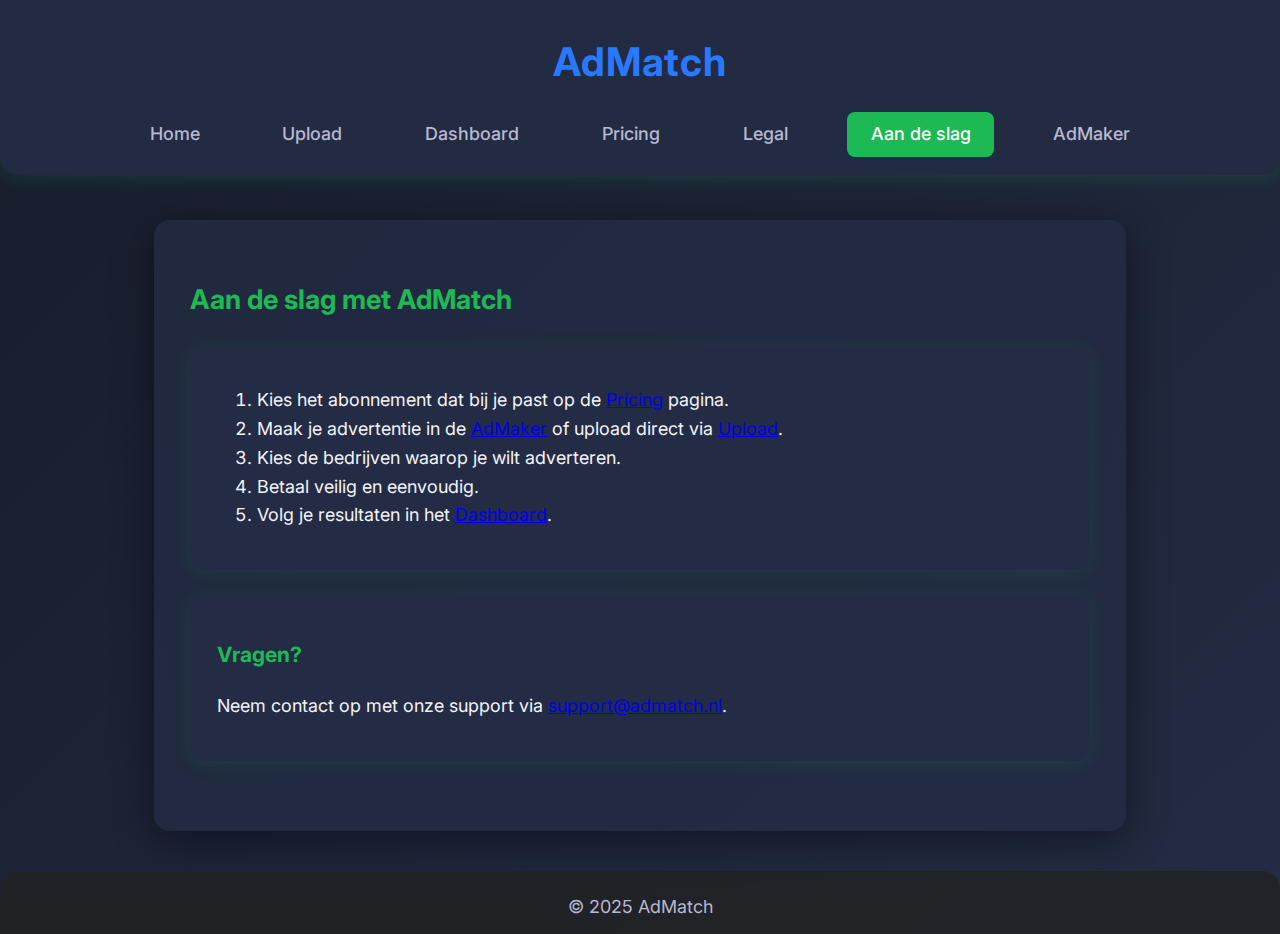
<file: start.html>
<!DOCTYPE html>
<html lang="nl">
<head>
  <meta charset="UTF-8">
  <title>AdMatch - Aan de slag</title>
  <meta name="viewport" content="width=device-width, initial-scale=1.0">
  <link rel="stylesheet" href="style.css">
  <script src="config.js"></script>
</head>
<body>
  <header>
    <h1>AdMatch</h1>
    <nav>
      <a href="index.html">Home</a>
      <a href="upload.html">Upload</a>
      <a href="dashboard.html">Dashboard</a>
      <a href="pricing.html">Pricing</a>
      <a href="legal.html">Legal</a>
      <a href="start.html" class="active">Aan de slag</a>
      <a href="admaker.html">AdMaker</a>
    </nav>
  </header>
  <main>
    <h2>Aan de slag met AdMatch</h2>
    <div class="card">
      <ol>
        <li>Kies het abonnement dat bij je past op de <a href="pricing.html">Pricing</a> pagina.</li>
        <li>Maak je advertentie in de <a href="admaker.html">AdMaker</a> of upload direct via <a href="upload.html">Upload</a>.</li>
        <li>Kies de bedrijven waarop je wilt adverteren.</li>
        <li>Betaal veilig en eenvoudig.</li>
        <li>Volg je resultaten in het <a href="dashboard.html">Dashboard</a>.</li>
      </ol>
    </div>
    <div class="card">
      <h3>Vragen?</h3>
      <p>Neem contact op met onze support via <a href="mailto:support@admatch.nl">support@admatch.nl</a>.</p>
    </div>
  </main>
  <footer>&copy; 2025 AdMatch</footer>
</body>
</html>
</file>
<file: style.css>
@import url('https://fonts.googleapis.com/css2?family=Inter:wght@300;400;500;600;700&display=swap');
:root {
  --primary: #2979ff;
  --secondary: #1db954;
  --surface: #181d2b;
  --surface-light: #232c44;
  --text-main: #f3f3f7;
  --text-sub: #b8b8d1;
  --radius: 1.2rem;
  --shadow: 0 4px 32px 0 rgba(0,0,0,0.18);
  --transition: 0.18s cubic-bezier(.4,2,.6,1);
}
html, body {
  min-height: 100vh;
  margin: 0;
  padding: 0;
  font-size: 18px;
  font-family: 'Inter', Arial, sans-serif;
  background: var(--surface);
  color: var(--text-main);
  line-height: 1.6;
}
body {
  background: linear-gradient(135deg, var(--surface), var(--surface-light));
}
header {
  background: var(--surface-light);
  color: #fff;
  padding: 1.7em 1em 1em 1em;
  text-align: center;
  border-radius: 0 0 18px 18px;
  box-shadow: 0 2px 18px #2979ff33;
}
header h1 {
  margin: 0 0 0.2em 0;
  font-size: 2.2em;
  letter-spacing: 0.02em;
  color: var(--primary);
}
nav {
  margin: 1em 0 0 0;
  display: flex;
  gap: 2em;
  justify-content: center;
}
nav a {
  color: #b8b8d1;
  text-decoration: none;
  font-weight: 500;
  border-radius: 8px;
  padding: 0.45em 1.3em;
  transition: background 0.15s, color 0.15s;
}
nav a.active, nav a:hover {
  background: var(--primary);
  color: #fff;
}
main {
  max-width: 900px;
  margin: 2.5em auto 2em auto;
  background: #232c44cc;
  border-radius: 16px;
  padding: 2em 2em 2.5em 2em;
  box-shadow: 0 8px 40px #0007;
}
h2, h3 {
  color: var(--primary);
}
.card {
  background: var(--surface-light);
  border-radius: 14px;
  box-shadow: 0 2px 18px #2979ff22;
  margin: 1.4em 0;
  padding: 1.2em 1.5em;
  color: #f3f3f7;
}
footer {
  margin-top: 40px;
  padding: 22px 0 12px 0;
  background: #232c44;
  color: #b8b8d1;
  text-align: center;
  font-size: 1em;
  border-radius: 18px 18px 0 0;
}
.button {
  background: linear-gradient(90deg, var(--primary) 70%, #2979ff 100%);
  color: #fff;
  border: none;
  border-radius: 12px;
  padding: 12px 32px;
  margin: 16px 8px;
  font-size: 1.08em;
  font-weight: 700;
  cursor: pointer;
  box-shadow: 0 2px 18px #2979ff22;
  transition: background 0.21s, box-shadow 0.21s, transform 0.21s;
  text-decoration: none;
  letter-spacing: 0.02em;
}
.button:hover {
  background: linear-gradient(90deg, #2979ff 70%, var(--primary) 100%);
  color: #fff;
  transform: translateY(-2px) scale(1.06);
  box-shadow: 0 6px 28px #2979ff44;
}

header {
  background: #232c44ee;
  color: #fff;
  padding: 1.7em 1em 1em 1em;
  text-align: center;
  border-radius: 0 0 18px 18px;
  box-shadow: 0 2px 18px #1db95433;
}
header h1 {
  margin: 0 0 0.2em 0;
  font-size: 2.2em;
  letter-spacing: 0.02em;
}
nav {
  margin: 1em 0 0 0;
  display: flex;
  gap: 2em;
  justify-content: center;
}
nav a {
  color: #b8b8d1;
  text-decoration: none;
  font-weight: 500;
  border-radius: 8px;
  padding: 0.45em 1.3em;
  transition: background 0.15s, color 0.15s;
}
nav a.active, nav a:hover {
  background: #1db954;
  color: #fff;
}
main {
  max-width: 900px;
  margin: 2.5em auto 2em auto;
  background: #232c44cc;
  border-radius: 16px;
  padding: 2em 2em 2.5em 2em;
  box-shadow: 0 8px 40px #0007;
}
h2, h3 {
  color: #1db954;
}
.card {
  background: #232c44;
  border-radius: 14px;
  box-shadow: 0 2px 18px #1db95422;
  margin: 1.4em 0;
  padding: 1.2em 1.5em;
  color: #f3f3f7;
}
footer {
  margin-top: 40px;
  padding: 22px 0 12px 0;
  background: #222c;
  color: #b8b8d1;
  text-align: center;
  font-size: 1em;
  border-radius: 18px 18px 0 0;
}
.button {
  background: linear-gradient(90deg, #1db954 70%, #2979ff 100%);
  color: #fff;
  border: none;
  border-radius: 12px;
  padding: 12px 32px;
  margin: 16px 8px;
  font-size: 1.08em;
  font-weight: 700;
  cursor: pointer;
  box-shadow: 0 2px 18px #1db95422;
  transition: background 0.21s, box-shadow 0.21s, transform 0.21s;
  text-decoration: none;
  letter-spacing: 0.02em;
}
.button:hover {
  background: linear-gradient(90deg, #2979ff 70%, #1db954 100%);
  color: #fff;
  transform: translateY(-2px) scale(1.06);
  box-shadow: 0 6px 28px #2979ff44;
}
</file>
<file: style-mediamatch-blue.css>
/* MediaMatch Blue Theme - Universeel voor AdMatch */\n:root {\n  --primary-bg: #101b2d;\n  --secondary-bg: #182a47;\n  --primary-blue: #2979ff;\n  --accent-blue: #3ea6ff;\n  --text-main: #f6f8fb;\n  --text-muted: #b8b8d1;\n  --border: #314365;\n  --error: #ff5252;\n  --success: #2979ff;\n  --focus: #3ea6ff;\n  --card-bg: #16233b;\n}\nbody {\n  background: var(--primary-bg);\n  color: var(--text-main);\n  font-family: 'Inter', Arial, sans-serif;\n  margin: 0;\n  min-height: 100vh;\n}\nheader, nav, footer {\n  background: var(--secondary-bg);\n  color: var(--text-main);\n  padding: 1em 0;\n  text-align: center;\n}\nnav a {\n  color: var(--primary-blue);\n  text-decoration: none;\n  margin: 0 1em;\n  font-weight: 500;\n}\nnav a.active, nav a:hover {\n  color: var(--accent-blue);\n  border-bottom: 2px solid var(--accent-blue);\n}\nmain {\n  padding: 2em 0 4em 0;\n  max-width: 600px;\n  margin: auto;\n}\n.upload-section, .policy-section {\n  background: var(--card-bg);\n  border-radius: 16px;\n  box-shadow: 0 4px 24px #0002;\n  padding: 2em 2em 1.5em 2em;\n  margin: 2em 0;\n}\nh1, h2, h3 {\n  color: var(--primary-blue);\n  margin-top: 0;\n}\nlabel {\n  display: block;\n  margin-bottom: 0.3em;\n  color: var(--accent-blue);\n  font-weight: 500;\n}\ninput, select, textarea {\n  width: 100%;\n  background: var(--secondary-bg);\n  color: var(--text-main);\n  border: 1.5px solid var(--border);\n  border-radius: 6px;\n  padding: 0.7em;\n  margin-bottom: 1em;\n  font-size: 1em;\n  outline: none;\n  transition: border-color 0.2s;\n}\ninput:focus, select:focus, textarea:focus {\n  border-color: var(--focus);\n}\n.button {\n  background: var(--primary-blue);\n  color: #fff;\n  border: none;\n  border-radius: 8px;\n  padding: 0.8em 2.2em;\n  font-size: 1.1em;\n  font-weight: 600;\n  cursor: pointer;\n  transition: background 0.2s;\n  margin-top: 1em;\n}\n.button:hover {\n  background: var(--accent-blue);\n}\ninput[type=\"checkbox\"] {\n  width: auto;\n  margin-right: 0.6em;\n}\n.policy-summary {\n  background: var(--secondary-bg);\n  border-left: 4px solid var(--primary-blue);\n  padding: 1em;\n  margin-bottom: 1em;\n  border-radius: 8px;\n  color: var(--text-main);\n}\n.policy-link {\n  color: var(--primary-blue);\n  text-decoration: underline;\n  font-weight: 500;\n}\n#uploadResult, .error-msg {\n  color: var(--error);\n  margin-top: 1em;\n}\n.success-msg {\n  color: var(--primary-blue);\n  margin-top: 1em;\n}\n.explicit-extra {\n  margin-top: 0.6em;\n  background: var(--secondary-bg);\n  padding: 1em;\n  border-radius: 8px;\n  color: var(--text-main);\n  border-left: 3px solid var(--primary-blue);\n}\n@media (max-width: 700px) {\n  main, .upload-section, .policy-section { padding: 1em; }\n}\n
</file>
